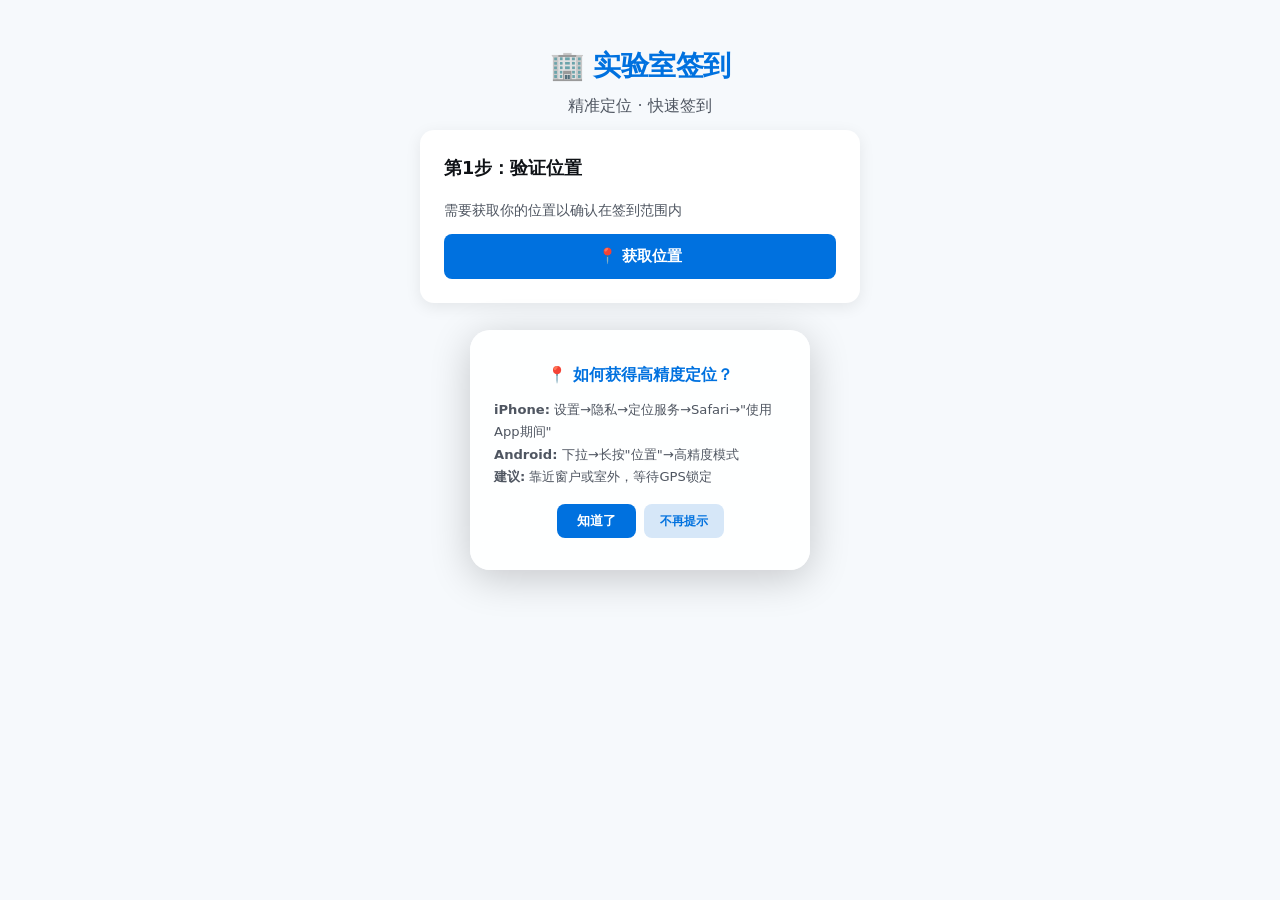
<file: frontend/index.html>
<!DOCTYPE html>
<html lang="zh-CN">
<head>
<meta charset="UTF-8">
<meta name="viewport" content="width=device-width, initial-scale=1.0, user-scalable=no">
<title>签到</title>
<link rel="stylesheet" href="/frontend/css/app.css">
</head>
<body>
<div class="container" id="app">
  <div style="text-align:center;padding:20px 0 12px">
    <h1 style="color:var(--brand)">&#x1f3e2; 实验室签到</h1>
    <p style="margin-top:4px">精准定位 · 快速签到</p>
  </div>

  <div class="card result-card result-success hidden" id="statusCard">
    <div class="result-icon">&#x2705;</div>
    <h2 id="statusTitle">已签到</h2>
    <p id="statusDetail"></p>
    <p class="mt-1" style="font-size:0.82rem;color:var(--ink-muted)" id="statusTime"></p>
  </div>

  <!-- GPS tip modal -->
  <div id="gpsTipOverlay" class="hidden" style="position:fixed;top:0;left:0;right:0;bottom:0;display:flex;align-items:center;justify-content:center;z-index:2000">
    <div style="background:rgba(255,255,255,.88);backdrop-filter:blur(14px);-webkit-backdrop-filter:blur(14px);border-radius:20px;padding:32px 24px;text-align:center;box-shadow:0 8px 40px rgba(0,0,0,.2);max-width:340px;width:90%">
      <p style="font-weight:700;color:var(--brand);font-size:1rem">&#x1f4cd; 如何获得高精度定位？</p>
      <p style="font-size:.82rem;color:var(--ink-secondary);margin-top:12px;line-height:1.7;text-align:left">
        <b>iPhone:</b> 设置→隐私→定位服务→Safari→"使用App期间"<br>
        <b>Android:</b> 下拉→长按"位置"→高精度模式<br>
        <b>建议:</b> 靠近窗户或室外，等待GPS锁定
      </p>
      <div style="margin-top:16px;display:flex;gap:8px;justify-content:center">
        <button class="btn btn-primary" onclick="dismissGpsTip()" style="font-size:.82rem;padding:8px 20px">知道了</button>
        <button class="btn btn-secondary" onclick="dismissGpsTipForever()" style="font-size:.78rem;padding:8px 16px">不再提示</button>
      </div>
    </div>
  </div>

  <div class="card" id="mainCard">
    <div id="sessionInfoBanner" class="hidden" style="background:var(--brand-subtle);padding:8px 14px;border-radius:8px;margin-bottom:14px;font-size:0.9rem;font-weight:650;color:var(--brand)"></div>
    <div style="display:flex;justify-content:space-between;align-items:center;margin-bottom:16px">
      <h3 id="stepTitle">第1步：验证位置</h3>
      <span class="badge badge-warning hidden" id="locationBadge">定位中...</span>
    </div>

    <div id="stepLocation">
      <p style="font-size:0.9rem;margin-bottom:12px">需要获取你的位置以确认在签到范围内</p>
      <button class="btn btn-primary btn-block" onclick="getLocation()" id="locBtn">&#x1f4cd; 获取位置</button>
      <div id="locResult" class="mt-2 hidden"></div>
    </div>

    <div id="stepName" class="hidden">
      <p style="font-size:0.9rem;margin-bottom:12px" id="stepNameDesc">确认身份信息，点击签到</p>
      <div class="input-group">
        <input type="text" class="input" id="userName" placeholder="输入姓名" required>
      </div>
      <button class="btn btn-primary btn-block btn-lg mt-3" onclick="submitByName()" id="checkinBtn">&#x2705; 确认签到</button>
      <div id="checkinResult" class="text-center mt-3 hidden"></div>
    </div>
  </div>

  <p class="text-center mt-2" style="font-size:0.75rem;color:var(--ink-muted)" id="tokenInfo"></p>
</div>

<script>
var API = window.location.origin;
var token = null, qrType = null, locationId = null, sessionId = null, sessionName = null;
var userLat = null, userLng = null, locationVerified = false, coordSource = null;

(function() {
  var p = new URLSearchParams(window.location.search);
  token = p.get('token'); qrType = p.get('type') || 'checkin'; locationId = p.get('location_id');
  sessionId = p.get('session_id');
  if (token) {
    document.getElementById('tokenInfo').textContent = 'Session: ' + token.slice(0,8) + '... | ' + qrType;
    // Update UI text for checkout vs checkin
    if (qrType === 'checkout') {
      document.getElementById('checkinBtn').innerHTML = '&#x2705; 确认签退';
      document.getElementById('stepNameDesc').textContent = '确认身份信息，点击签退';
    }
    fetch(API + '/api/qr/validate/' + token).then(function(r){return r.json()}).then(function(d){
      if (!d.valid) showToast('二维码已过期', 'error');
      else document.getElementById('stepTitle').textContent = (d.location_name || '签到点') + ' - ' + (qrType === 'checkin' ? '签到' : '签退');
    });
  }
  // Session banner: read session_name from URL param if present
  var urlSessionName = p.get('session_name');
  if (urlSessionName) {
    sessionName = decodeURIComponent(urlSessionName);
    var banner = document.getElementById('sessionInfoBanner');
    if (banner) {
      banner.innerHTML = '&#x1f4cb; ' + sessionName;
      banner.classList.remove('hidden');
    }
  }
})();

(function() {
  var u = JSON.parse(localStorage.getItem('user') || '{}');
  if (u.id) {
    fetch(API + '/api/check/status?user_id=' + u.id).then(function(r){return r.json()}).then(function(d){
      if (d.is_checked_in) {
        document.getElementById('statusCard').classList.remove('hidden');
        document.getElementById('statusTitle').textContent = '已签到';
        document.getElementById('statusDetail').textContent = '地点: ' + (d.location_name || '-');
        var t = '签到: ' + new Date(d.check_in_time).toLocaleString();
        if (d.auto_checkout_at) t += ' | 自动签退: ' + new Date(d.auto_checkout_at).toLocaleTimeString();
        document.getElementById('statusTime').textContent = t;
      }
    });
  }
})();

// GPS tip
if (!localStorage.getItem('gpsTipDismissed')) document.getElementById('gpsTipOverlay').classList.remove('hidden');
function dismissGpsTip() { document.getElementById('gpsTipOverlay').classList.add('hidden'); }
function dismissGpsTipForever() { localStorage.setItem('gpsTipDismissed', '1'); document.getElementById('gpsTipOverlay').classList.add('hidden'); }

// Pre-load Gaode
var _amapReady = false;
(function() {
  var s = document.createElement('script');
  s.src = 'https://webapi.amap.com/maps?v=2.0&key=c8e18f605b4553734875dbc4d172be96&plugin=AMap.Geolocation';
  s.onload = function() { _amapReady = true; };
  s.onerror = function() { _amapReady = false; };
  document.head.appendChild(s);
})();

var _watchId = null;

function getLocation() {
  var btn = document.getElementById('locBtn');
  var badge = document.getElementById('locationBadge');
  var result = document.getElementById('locResult');
  if (_watchId !== null) { navigator.geolocation.clearWatch(_watchId); _watchId = null; }
  btn.disabled = true; btn.textContent = '定位中...';
  badge.classList.remove('hidden');
  badge.className = 'badge badge-warning'; badge.textContent = '定位中...';
  result.classList.add('hidden');

  // Try Gaode first
  if (_amapReady && window.AMap) {
    window.AMap.plugin('AMap.Geolocation', function() {
      var geo = new window.AMap.Geolocation({enableHighAccuracy: true, timeout: 5000});
      geo.getCurrentPosition(function(status, amapResult) {
        if (status === 'complete' && amapResult.position) {
          userLat = amapResult.position.lat;
          userLng = amapResult.position.lng;
          badge.className = 'badge badge-success';
          badge.textContent = '已定位 (' + (amapResult.accuracy || 30).toFixed(0) + 'm)';
          validateAndProceed(btn, badge, result, 'amap');
          return;
        }
        fallbackGPS(btn, badge, result);
      });
    });
  } else {
    fallbackGPS(btn, badge, result);
  }
}

function fallbackGPS(btn, badge, result) {
  if (!navigator.geolocation) {
    result.classList.remove('hidden');
    result.innerHTML = '<div class="badge badge-danger">浏览器不支持定位</div>';
    btn.disabled = false; btn.textContent = '获取位置';
    return;
  }
  badge.textContent = 'GPS搜索中...';
  _watchId = navigator.geolocation.watchPosition(
    function(pos) {
      navigator.geolocation.clearWatch(_watchId); _watchId = null;
      userLat = pos.coords.latitude; userLng = pos.coords.longitude;
      badge.className = 'badge badge-success';
      badge.textContent = '已定位 (' + pos.coords.accuracy.toFixed(0) + 'm)';
      validateAndProceed(btn, badge, result, 'wgs84');
    },
    function(err) {
      badge.className = 'badge badge-danger'; badge.textContent = '定位失败';
      var msg = err.code === 1 ? '请允许位置权限' : err.code === 2 ? '无GPS信号，请移至窗边' : '超时';
      result.classList.remove('hidden');
      result.innerHTML = '<div style="margin-bottom:8px;"><span class="badge badge-danger">' + msg + '</span></div><div style="text-align:center;"><button class="btn btn-secondary mt-2" onclick="getLocation()">重试</button></div>';
      btn.disabled = false; btn.textContent = '获取位置';
    },
    {enableHighAccuracy: true, timeout: 90000, maximumAge: 0}
  );
}

function validateAndProceed(btn, badge, result, source) {
  coordSource = source;
  if (locationId) {
    fetch(API + '/api/admin/validate-location', {
      method: 'POST',
      headers: {'Content-Type': 'application/json'},
      body: JSON.stringify({lat: userLat, lng: userLng, location_id: parseInt(locationId), source: source}),
    })
    .then(function(r){return r.json()})
    .then(function(d) {
      result.classList.remove('hidden');
      if (d.within_range) {
        result.innerHTML = '<div class="badge badge-success">&#x2705; 在范围内 (' + d.distance_meters + 'm / ' + d.max_meters + 'm)</div><p style="font-size:.78rem;margin-top:4px;color:var(--ink-muted)">' + (d.address || '') + '</p>';
        locationVerified = true;
        showNameStep();
      } else {
        result.innerHTML = '<div style="margin-bottom:8px;"><span class="badge badge-danger">&#x274c; 超出范围 (' + d.distance_meters + 'm / ' + d.max_meters + 'm)</span></div><div style="text-align:center;"><button class="btn btn-secondary mt-2" onclick="getLocation()">重试</button></div>';
      }
      btn.disabled = false; btn.textContent = '重新定位';
    })
    .catch(function() {
      result.classList.remove('hidden');
      result.innerHTML = '<div style="margin-bottom:8px;"><span class="badge badge-danger">网络错误</span></div><div style="text-align:center;"><button class="btn btn-secondary mt-2" onclick="getLocation()">重试</button></div>';
      btn.disabled = false; btn.textContent = '获取位置';
    });
  } else {
    locationVerified = true;
    showNameStep();
    btn.disabled = false; btn.textContent = '重新定位';
  }
}

function showNameStep() {
  document.getElementById('stepLocation').classList.add('hidden');
  document.getElementById('stepName').classList.remove('hidden');
  document.getElementById('stepTitle').textContent = '第2步：确认签到';
}

function submitByName() {
  var name = document.getElementById('userName').value.trim();
  if (!name) return alert('请输入姓名');
  var btn = document.getElementById('checkinBtn');
  var result = document.getElementById('checkinResult');
  btn.disabled = true; btn.textContent = '签到中...';
  result.classList.remove('hidden');
  result.innerHTML = '<div class="spinner" style="margin:0 auto"></div><p class="mt-1">处理中...</p>';

  var endpoint = qrType === 'checkout' ? '/api/check/out' : '/api/check/in';
  var body = {token: token, face_image_base64: '', latitude: userLat, longitude: userLng, user_name: name, source: coordSource};
  if (sessionId) body.session_id = parseInt(sessionId);
  fetch(API + endpoint, {
    method: 'POST',
    headers: {'Content-Type': 'application/json'},
    body: JSON.stringify(body),
  })
  .then(function(resp) { return resp.json().then(function(data) { return {ok: resp.ok, data: data}; }); })
  .then(function(r) {
    if (r.ok) {
      var isCheckout = (qrType === 'checkout');
      var statusText = isCheckout ? '已签退' : '已签到';
      var actionText = isCheckout ? '签退成功!' : '签到成功!';
      result.innerHTML = '<div class="badge badge-success" style="font-size:1.2rem">&#x2705; ' + actionText + '</div><p class="mt-1" style="font-size:1.1rem;font-weight:700">' + r.data.user_name + '</p><p style="font-size:0.82rem;color:var(--ink-muted)">时间: ' + new Date(r.data.check_in_time).toLocaleString() + '</p><p style="font-size:0.82rem;color:var(--ink-muted)">距离: ' + (r.data.distance_meters || '?') + 'm</p>';
      document.getElementById('statusCard').classList.remove('hidden');
      document.getElementById('statusTitle').textContent = statusText;
      document.getElementById('mainCard').classList.add('hidden');
    } else {
      var isCheckout2 = (qrType === 'checkout');
      result.innerHTML = '<div class="badge badge-danger">' + (r.data.detail || '失败') + '</div>';
      btn.disabled = false; btn.textContent = isCheckout2 ? '确认签退' : '确认签到';
    }
  })
  .catch(function(e) {
    result.innerHTML = '<div class="badge badge-danger">网络错误: ' + e.message + '</div>';
    btn.disabled = false; btn.textContent = qrType === 'checkout' ? '确认签退' : '确认签到';
  });
}

function showToast(msg, type) {
  var t = document.createElement('div');
  t.className = 'toast toast-' + type; t.textContent = msg;
  document.body.appendChild(t);
  setTimeout(function() { t.remove(); }, 3000);
}
</script>
</body>
</html>
</file>
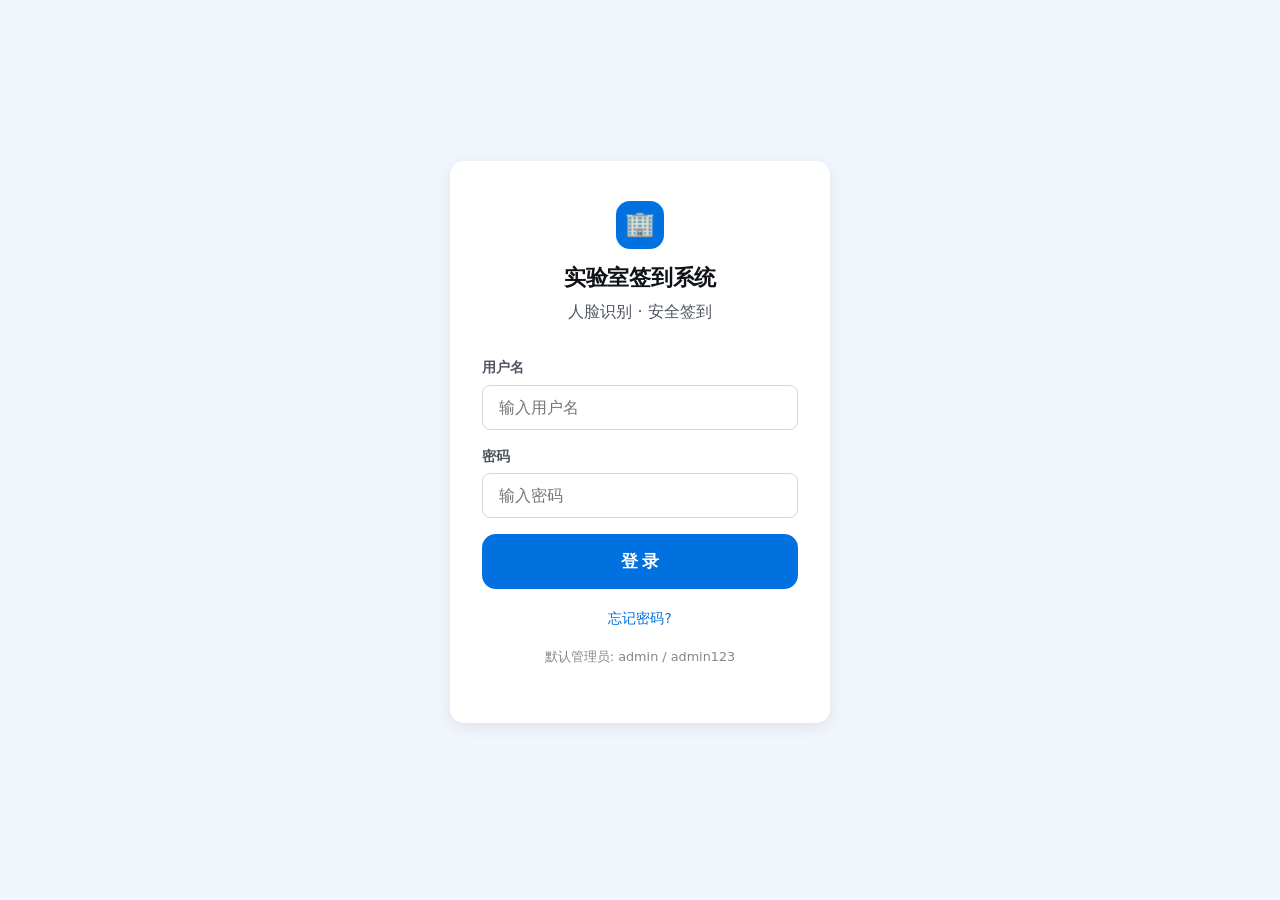
<file: frontend/login.html>
<!DOCTYPE html>
<html lang="zh-CN">
<head>
<meta charset="UTF-8">
<meta name="viewport" content="width=device-width, initial-scale=1.0, user-scalable=no">
<title>Lab Check-in — Login</title>
<link rel="stylesheet" href="/frontend/css/app.css">
<style>
.login-page { min-height: 100vh; display: flex; align-items: center; justify-content: center; background: oklch(0.97 0.01 260); }
.login-card { width: 100%; max-width: 380px; padding: 40px 32px; }
.login-logo { text-align: center; margin-bottom: 32px; }
.login-logo .icon { width: 48px; height: 48px; border-radius: 14px; background: var(--brand); display: inline-flex; align-items: center; justify-content: center; font-size: 1.5rem; margin-bottom: 12px; }
</style>
</head>
<body class="login-page">
<div class="card login-card">
  <div class="login-logo">
    <div class="icon">&#x1f3e2;</div>
    <h2>实验室签到系统</h2>
    <p style="margin-top:4px">人脸识别 · 安全签到</p>
  </div>
  <form id="loginForm">
    <div class="input-group">
      <label>用户名</label>
      <input type="text" class="input" id="username" placeholder="输入用户名" autocomplete="username" required>
    </div>
    <div class="input-group">
      <label>密码</label>
      <input type="password" class="input" id="password" placeholder="输入密码" autocomplete="current-password" required>
    </div>
    <button type="submit" class="btn btn-primary btn-block btn-lg mt-2" id="loginBtn">登 录</button>
  </form>
  <p class="text-center mt-2">
    <a href="#" onclick="showForgotModal()" style="color:var(--brand);font-size:0.85rem;text-decoration:none;cursor:pointer">忘记密码?</a>
  </p>
  <p class="text-center mt-2" style="font-size:0.8rem;color:var(--ink-muted)">默认管理员: admin / admin123</p>
  <div id="loginMsg" class="text-center mt-2" style="color:var(--danger);font-size:0.85rem"></div>
</div>

<!-- Forgot password modal -->
<div class="modal-overlay hidden" id="forgotModal">
  <div class="modal" style="max-width:400px">
    <h3 id="forgotTitle">忘记密码</h3>
    <div id="forgotStep1">
      <p style="font-size:0.9rem;color:var(--ink-secondary);margin-bottom:12px">请输入你的用户名</p>
      <div class="input-group">
        <label>用户名</label>
        <input type="text" class="input" id="forgotUsername" placeholder="输入用户名">
      </div>
      <button class="btn btn-primary btn-block" onclick="checkForgotUser()">下一步</button>
    </div>
    <div id="forgotStep2" class="hidden">
      <p style="font-size:0.9rem;color:var(--ink-secondary);margin-bottom:12px">请面对摄像头进行人脸验证</p>
      <div style="position:relative;width:100%;border-radius:var(--radius);overflow:hidden;background:#000;aspect-ratio:4/3;margin-bottom:12px">
        <video id="forgotVideo" autoplay playsinline style="width:100%;height:100%;object-fit:cover"></video>
        <canvas id="forgotCanvas" class="hidden"></canvas>
      </div>
      <button class="btn btn-primary btn-block" onclick="captureForgotFace()" id="forgotCaptureBtn">📷 拍照验证</button>
    </div>
    <div id="forgotStep3" class="hidden">
      <p style="font-size:0.9rem;color:var(--ink-secondary);margin-bottom:12px">人脸验证通过，请设置新密码</p>
      <div class="input-group">
        <label>新密码</label>
        <input type="password" class="input" id="forgotNewPassword" placeholder="至少4位" minlength="4">
      </div>
      <div class="input-group">
        <label>确认密码</label>
        <input type="password" class="input" id="forgotConfirmPassword" placeholder="再次输入新密码" minlength="4">
      </div>
      <button class="btn btn-primary btn-block" onclick="doResetPassword()">重置密码</button>
    </div>
    <div id="forgotMsg" class="text-center mt-2 hidden"></div>
    <button class="btn btn-secondary btn-block mt-2" onclick="closeForgotModal()">关闭</button>
  </div>
</div>

<script>
const API = window.location.origin;

document.getElementById('loginForm').addEventListener('submit', async (e) => {
  e.preventDefault();
  const btn = document.getElementById('loginBtn');
  const msg = document.getElementById('loginMsg');
  btn.disabled = true; btn.textContent = '登录中...'; msg.textContent = '';

  try {
    const res = await fetch(API + '/api/auth/login', {
      method: 'POST',
      headers: {'Content-Type': 'application/json'},
      body: JSON.stringify({
        username: document.getElementById('username').value,
        password: document.getElementById('password').value,
      }),
    });
    const data = await res.json();
    if (res.ok) {
      localStorage.setItem('token', data.access_token);
      localStorage.setItem('user', JSON.stringify(data.user));
      if (data.user.role === 'admin' || data.user.role === 'instructor') {
        window.location.href = '/admin.html';
      } else {
        window.location.href = '/student.html';
      }
    } else {
      msg.textContent = data.detail || '登录失败';
    }
  } catch (err) {
    msg.textContent = '网络错误: ' + err.message;
  } finally {
    btn.disabled = false; btn.textContent = '登 录';
  }
});

// ── Forgot password flow ────────────────────────────────
let forgotStream = null;
let forgotFaceB64 = null;
let forgotUsername = '';

function showForgotModal() {
  document.getElementById('forgotModal').classList.remove('hidden');
  document.getElementById('forgotStep1').classList.remove('hidden');
  document.getElementById('forgotStep2').classList.add('hidden');
  document.getElementById('forgotStep3').classList.add('hidden');
  document.getElementById('forgotMsg').classList.add('hidden');
  document.getElementById('forgotUsername').value = '';
  document.getElementById('forgotNewPassword').value = '';
  document.getElementById('forgotConfirmPassword').value = '';
  forgotFaceB64 = null;
  forgotUsername = '';
  if (forgotStream) { forgotStream.getTracks().forEach(t => t.stop()); forgotStream = null; }
}

function closeForgotModal() {
  document.getElementById('forgotModal').classList.add('hidden');
  if (forgotStream) { forgotStream.getTracks().forEach(t => t.stop()); forgotStream = null; }
}

async function checkForgotUser() {
  const username = document.getElementById('forgotUsername').value.trim();
  if (!username) return alert('请输入用户名');
  forgotUsername = username;
  const msg = document.getElementById('forgotMsg');
  msg.classList.remove('hidden');
  msg.style.color = 'var(--ink-muted)';
  msg.textContent = '查询中...';

  try {
    const res = await fetch(API + '/api/auth/forgot-password', {
      method: 'POST',
      headers: {'Content-Type': 'application/json'},
      body: JSON.stringify({username}),
    });
    const data = await res.json();
    if (!data.exists) {
      msg.style.color = 'var(--danger)';
      msg.textContent = '用户不存在';
    } else if (!data.has_face) {
      msg.style.color = 'var(--danger)';
      msg.textContent = '该用户未注册人脸，请联系管理员重置密码';
    } else {
      msg.classList.add('hidden');
      document.getElementById('forgotStep1').classList.add('hidden');
      document.getElementById('forgotStep2').classList.remove('hidden');
      startForgotCamera();
    }
  } catch (err) {
    msg.style.color = 'var(--danger)';
    msg.textContent = '网络错误: ' + err.message;
  }
}

async function startForgotCamera() {
  try {
    forgotStream = await navigator.mediaDevices.getUserMedia({video: {facingMode: 'user', width: 640, height: 480}});
    document.getElementById('forgotVideo').srcObject = forgotStream;
  } catch (err) {
    const msg = document.getElementById('forgotMsg');
    msg.classList.remove('hidden');
    msg.style.color = 'var(--danger)';
    msg.textContent = '无法打开摄像头: ' + err.message;
  }
}

function captureForgotFace() {
  const video = document.getElementById('forgotVideo');
  const canvas = document.getElementById('forgotCanvas');
  canvas.width = video.videoWidth;
  canvas.height = video.videoHeight;
  canvas.getContext('2d').drawImage(video, 0, 0);
  forgotFaceB64 = canvas.toDataURL('image/jpeg', 0.85);
  if (forgotStream) { forgotStream.getTracks().forEach(t => t.stop()); forgotStream = null; }
  document.getElementById('forgotStep2').classList.add('hidden');
  document.getElementById('forgotStep3').classList.remove('hidden');
}

async function doResetPassword() {
  const newPwd = document.getElementById('forgotNewPassword').value;
  const confirmPwd = document.getElementById('forgotConfirmPassword').value;
  const msg = document.getElementById('forgotMsg');

  if (!newPwd || newPwd.length < 4) { msg.classList.remove('hidden'); msg.style.color='var(--danger)'; msg.textContent='密码至少4位'; return; }
  if (newPwd !== confirmPwd) { msg.classList.remove('hidden'); msg.style.color='var(--danger)'; msg.textContent='两次密码不一致'; return; }

  msg.classList.remove('hidden');
  msg.style.color = 'var(--ink-muted)';
  msg.textContent = '验证中...';

  try {
    const res = await fetch(API + '/api/auth/reset-password', {
      method: 'POST',
      headers: {'Content-Type': 'application/json'},
      body: JSON.stringify({
        username: forgotUsername,
        face_image_base64: forgotFaceB64,
        new_password: newPwd,
      }),
    });
    const data = await res.json();
    if (res.ok) {
      msg.style.color = 'var(--success)';
      msg.textContent = data.message || '密码重置成功，请登录';
      setTimeout(closeForgotModal, 2000);
    } else {
      msg.style.color = 'var(--danger)';
      msg.textContent = data.detail || '重置失败';
    }
  } catch (err) {
    msg.style.color = 'var(--danger)';
    msg.textContent = '网络错误: ' + err.message;
  }
}
</script>
</body>
</html>
</file>
<file: frontend/css/app.css>
/* Impeccable Design System — Lab Check-in */
:root {
  /* Brand */
  --brand: oklch(0.55 0.2 250);
  --brand-hover: oklch(0.48 0.2 250);
  --brand-subtle: oklch(0.92 0.03 250);

  /* Surfaces */
  --bg: oklch(0.98 0.005 260);
  --surface: #fff;
  --surface-hover: oklch(0.96 0.005 260);
  --border: oklch(0.88 0.01 260);

  /* Ink */
  --ink: oklch(0.18 0.01 260);
  --ink-secondary: oklch(0.45 0.02 260);
  --ink-muted: oklch(0.62 0.01 260);

  /* Status */
  --success: oklch(0.58 0.18 155);
  --success-bg: oklch(0.93 0.04 155);
  --warning: oklch(0.68 0.16 85);
  --warning-bg: oklch(0.94 0.06 85);
  --danger: oklch(0.52 0.2 25);
  --danger-bg: oklch(0.94 0.04 25);

  /* Layout */
  --radius-sm: 8px;
  --radius: 14px;
  --radius-lg: 20px;
  --shadow-sm: 0 1px 3px oklch(0 0 0 / 0.06);
  --shadow: 0 4px 16px oklch(0 0 0 / 0.08);
  --shadow-lg: 0 8px 32px oklch(0 0 0 / 0.12);

  /* Typography */
  --font: 'Segoe UI', system-ui, -apple-system, sans-serif;
  --font-mono: 'Cascadia Code', 'JetBrains Mono', 'Fira Code', monospace;
}

* { margin: 0; padding: 0; box-sizing: border-box; }

body {
  font-family: var(--font);
  background: var(--bg);
  color: var(--ink);
  line-height: 1.6;
  -webkit-font-smoothing: antialiased;
}

/* ── Typography ──────────────────────────────────── */
h1 { font-size: 1.75rem; font-weight: 700; letter-spacing: -0.02em; }
h2 { font-size: 1.35rem; font-weight: 650; letter-spacing: -0.01em; }
h3 { font-size: 1.1rem; font-weight: 600; }
p { color: var(--ink-secondary); }
.mono { font-family: var(--font-mono); font-size: 0.85rem; }

/* ── Layout ──────────────────────────────────────── */
.container { max-width: 480px; margin: 0 auto; padding: 24px 20px; }
.container-wide { max-width: 1200px; margin: 0 auto; padding: 24px; }

.card {
  background: var(--surface);
  border-radius: var(--radius);
  box-shadow: var(--shadow);
  padding: 24px;
  margin-bottom: 16px;
}

/* ── Buttons ─────────────────────────────────────── */
.btn {
  display: inline-flex; align-items: center; justify-content: center; gap: 8px;
  padding: 12px 24px; border-radius: var(--radius-sm); border: none;
  font-size: 0.95rem; font-weight: 600; cursor: pointer;
  transition: all 0.15s ease; text-decoration: none;
}
.btn-primary { background: var(--brand); color: #fff; }
.btn-primary:hover { background: var(--brand-hover); transform: translateY(-1px); box-shadow: var(--shadow); }
.btn-secondary { background: var(--brand-subtle); color: var(--brand); }
.btn-secondary:hover { background: oklch(0.88 0.04 250); }
.btn-danger { background: var(--danger-bg); color: var(--danger); }
.btn-danger:hover { background: oklch(0.9 0.06 25); }
.btn-block { display: flex; width: 100%; }
.btn-lg { padding: 16px 32px; font-size: 1.05rem; border-radius: var(--radius); }
.btn:disabled { opacity: 0.5; cursor: not-allowed; transform: none; }

/* ── Forms ───────────────────────────────────────── */
.input-group { margin-bottom: 16px; }
.input-group label { display: block; font-size: 0.85rem; font-weight: 600; margin-bottom: 6px; color: var(--ink-secondary); }
.input {
  width: 100%; padding: 12px 16px; border: 1.5px solid var(--border);
  border-radius: var(--radius-sm); font-size: 1rem; font-family: var(--font);
  transition: border-color 0.15s ease; background: var(--surface);
}
.input:focus { outline: none; border-color: var(--brand); box-shadow: 0 0 0 3px var(--brand-subtle); }
select.input { appearance: none; background-image: url("data:image/svg+xml,%3Csvg xmlns='http://www.w3.org/2000/svg' width='12' height='12' viewBox='0 0 12 12'%3E%3Cpath fill='%23666' d='M6 8L1 3h10z'/%3E%3C/svg%3E"); background-repeat: no-repeat; background-position: right 12px center; padding-right: 36px; }

/* ── Status badges ───────────────────────────────── */
.badge {
  display: inline-flex; align-items: center; gap: 4px;
  padding: 4px 10px; border-radius: 20px; font-size: 0.78rem; font-weight: 600;
}
.badge-success { background: var(--success-bg); color: var(--success); }
.badge-warning { background: var(--warning-bg); color: var(--warning); }
.badge-danger { background: var(--danger-bg); color: var(--danger); }

/* ── Camera ──────────────────────────────────────── */
.camera-container {
  position: relative; width: 100%; max-width: 360px; margin: 0 auto;
  border-radius: var(--radius-lg); overflow: hidden;
  box-shadow: var(--shadow-lg); background: #000;
  aspect-ratio: 3/4;
}
.camera-container video, .camera-container canvas {
  width: 100%; height: 100%; object-fit: cover;
}
.camera-overlay {
  position: absolute; top: 0; left: 0; right: 0; bottom: 0;
  border: 3px solid oklch(1 0 0 / 0.3); border-radius: var(--radius-lg);
  pointer-events: none;
}
.camera-overlay::after {
  content: ''; position: absolute;
  top: 15%; left: 15%; right: 15%; bottom: 25%;
  border: 2px dashed oklch(1 0 0 / 0.5); border-radius: var(--radius);
}
.camera-hint {
  position: absolute; bottom: 12px; left: 50%; transform: translateX(-50%);
  color: #fff; font-size: 0.8rem; text-align: center;
  text-shadow: 0 1px 3px rgba(0,0,0,0.6);
}

/* ── QR display ──────────────────────────────────── */
.qr-display {
  text-align: center; padding: 20px;
}
.qr-display img {
  width: 220px; height: 220px; border-radius: var(--radius);
  box-shadow: var(--shadow-lg);
}
.qr-url {
  margin-top: 12px; font-family: var(--font-mono); font-size: 0.8rem;
  color: var(--ink-muted); word-break: break-all;
}

/* ── Check-in result ─────────────────────────────── */
.result-card {
  text-align: center; padding: 32px 24px;
}
.result-icon {
  width: 72px; height: 72px; border-radius: 50%; display: flex;
  align-items: center; justify-content: center; margin: 0 auto 16px;
  font-size: 2rem;
}
.result-success .result-icon { background: var(--success-bg); }
.result-error .result-icon { background: var(--danger-bg); }

/* ── Admin dashboard ──────────────────────────────── */
.stats-grid {
  display: grid; grid-template-columns: repeat(auto-fit, minmax(200px, 1fr));
  gap: 16px; margin-bottom: 24px;
}
.stat-card {
  background: var(--surface); border-radius: var(--radius);
  box-shadow: var(--shadow-sm); padding: 20px;
}
.stat-value { font-size: 2rem; font-weight: 700; color: var(--brand); }
.stat-label { font-size: 0.85rem; color: var(--ink-muted); margin-top: 4px; }

.table-wrap { overflow-x: auto; }
table { width: 100%; border-collapse: collapse; }
th, td { padding: 10px 14px; text-align: left; border-bottom: 1px solid var(--border); }
th { font-size: 0.8rem; font-weight: 650; color: var(--ink-muted); text-transform: uppercase; letter-spacing: 0.05em; }
td { font-size: 0.9rem; }
tr:hover td { background: var(--surface-hover); }

/* ── Navigation ───────────────────────────────────── */
.topbar {
  background: var(--surface); border-bottom: 1px solid var(--border);
  padding: 12px 24px; display: flex; align-items: center; justify-content: space-between;
}
.topbar-brand { font-weight: 700; font-size: 1.1rem; display: flex; align-items: center; gap: 8px; }
.topbar-nav { display: flex; gap: 8px; align-items: center; }
.topbar-nav a, .topbar-nav button {
  padding: 6px 14px; border-radius: var(--radius-sm); font-size: 0.85rem;
  font-weight: 550; text-decoration: none; color: var(--ink-secondary);
  background: none; border: none; cursor: pointer;
}
.topbar-nav a:hover, .topbar-nav button:hover { background: var(--surface-hover); }
.topbar-nav a.active { background: var(--brand-subtle); color: var(--brand); }

/* ── Toast / Notifications ───────────────────────── */
.toast {
  position: fixed; top: 16px; left: 50%; transform: translateX(-50%);
  padding: 12px 24px; border-radius: var(--radius-sm); font-weight: 600;
  z-index: 1000; animation: slideDown 0.3s ease; font-size: 0.9rem;
}
.toast-success { background: var(--success); color: #fff; }
.toast-error { background: var(--danger); color: #fff; }
@keyframes slideDown { from { opacity: 0; transform: translateX(-50%) translateY(-20px); } to { opacity: 1; transform: translateX(-50%) translateY(0); } }

/* ── Loading ─────────────────────────────────────── */
.spinner {
  width: 24px; height: 24px; border: 3px solid var(--border);
  border-top-color: var(--brand); border-radius: 50%; animation: spin 0.6s linear infinite;
}
@keyframes spin { to { transform: rotate(360deg); } }

/* ── Tabs ────────────────────────────────────────── */
.tabs {
  display: flex; gap: 4px; padding: 4px;
  background: var(--bg); border-radius: var(--radius-sm);
  margin-bottom: 20px;
}
.tab {
  flex: 1; padding: 8px 16px; border-radius: 6px; border: none;
  background: none; cursor: pointer; font-size: 0.85rem; font-weight: 600;
  color: var(--ink-secondary); transition: all 0.15s;
}
.tab.active { background: var(--surface); color: var(--ink); box-shadow: var(--shadow-sm); }

/* ── Modal ───────────────────────────────────────── */
.modal-overlay {
  position: fixed; top: 0; left: 0; right: 0; bottom: 0;
  background: oklch(0 0 0 / 0.4); display: flex; align-items: center;
  justify-content: center; z-index: 999; backdrop-filter: blur(4px);
}
.modal {
  background: var(--surface); border-radius: var(--radius-lg);
  padding: 32px; max-width: 440px; width: 90%; box-shadow: var(--shadow-lg);
}

/* ── Utility ─────────────────────────────────────── */
.text-center { text-align: center; }
.mt-1 { margin-top: 8px; } .mt-2 { margin-top: 16px; } .mt-3 { margin-top: 24px; }
.mb-2 { margin-bottom: 16px; }
.gap-2 { gap: 12px; }
.flex { display: flex; } .flex-col { flex-direction: column; }
.hidden { display: none !important; }

/* ── Session detail modal ─────────────────────────── */
.session-detail-grid {
  display: flex; flex-direction: column; gap: 8px;
}
.session-detail-row {
  display: flex; gap: 12px; padding: 8px 0;
  border-bottom: 1px solid var(--border);
}
.session-detail-label {
  font-size: 0.82rem; font-weight: 600; color: var(--ink-muted);
  min-width: 80px; flex-shrink: 0;
}
.session-detail-value {
  font-size: 0.9rem; color: var(--ink);
}

/* ── Warning button ───────────────────────────────── */
.btn-warning {
  background: var(--warning-bg); color: var(--warning);
  display: inline-flex; align-items: center; justify-content: center; gap: 8px;
  padding: 12px 24px; border-radius: var(--radius-sm); border: none;
  font-size: 0.95rem; font-weight: 600; cursor: pointer;
  transition: all 0.15s ease; text-decoration: none;
}
.btn-warning:hover { background: var(--warning); color: #fff; }

/* ── Mobile ───────────────────────────────────────── */
@media (max-width: 480px) {
  .container { padding: 16px 12px; }
  .container-wide { padding: 12px; }
  .card { padding: 16px; }
  .stats-grid { grid-template-columns: repeat(2, 1fr); }
  .stat-value { font-size: 1.5rem; }
}
</file>
